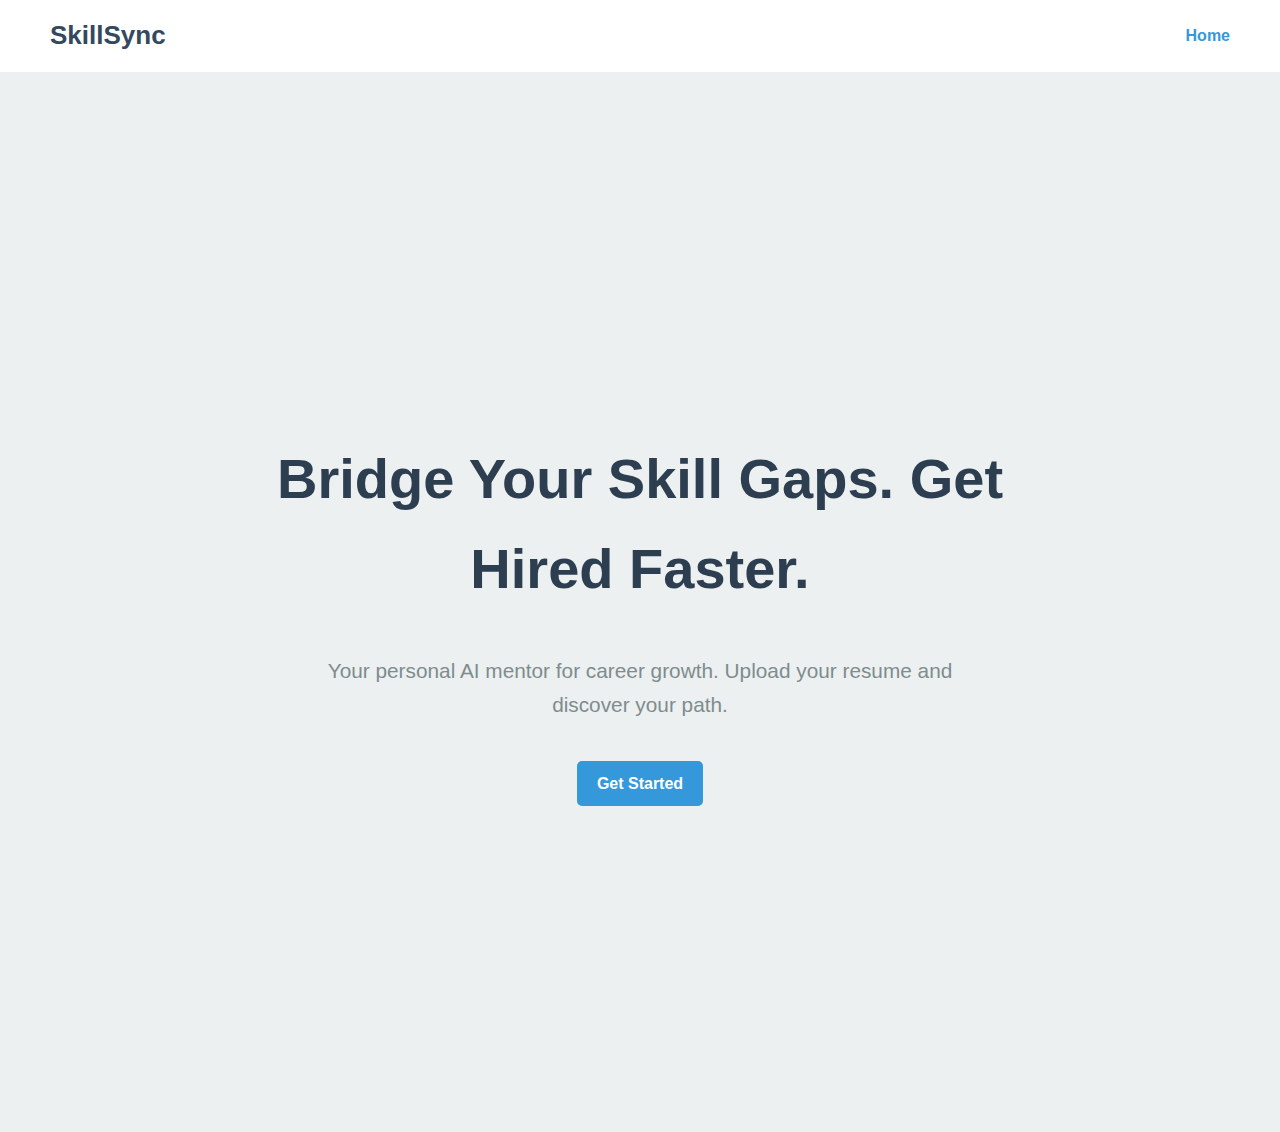
<file: skill-sync/index.html>
<!DOCTYPE html>
<html lang="en">
<head>
    <meta charset="UTF-8">
    <meta name="viewport" content="width=device-width, initial-scale=1.0">
    <title>SkillSync | AI Career Mentor</title>
    <link rel="stylesheet" href="assets/css/style.css">
    <link rel="stylesheet" href="https://cdnjs.cloudflare.com/ajax/libs/font-awesome/6.0.0-beta3/css/all.min.css">
</head>
<body>

    <header class="navbar">
        <div class="logo">SkillSync</div>
        <nav>
            <a href="index.html" class="active">Home</a>
        </nav>
    </header>

    <main class="hero">
        <h1>Bridge Your Skill Gaps. Get Hired Faster.</h1>
        <p>Your personal AI mentor for career growth. Upload your resume and discover your path.</p>
        <a href="dashboard.html" class="btn">Get Started</a>
    </main>

</body>
</html>
</file>
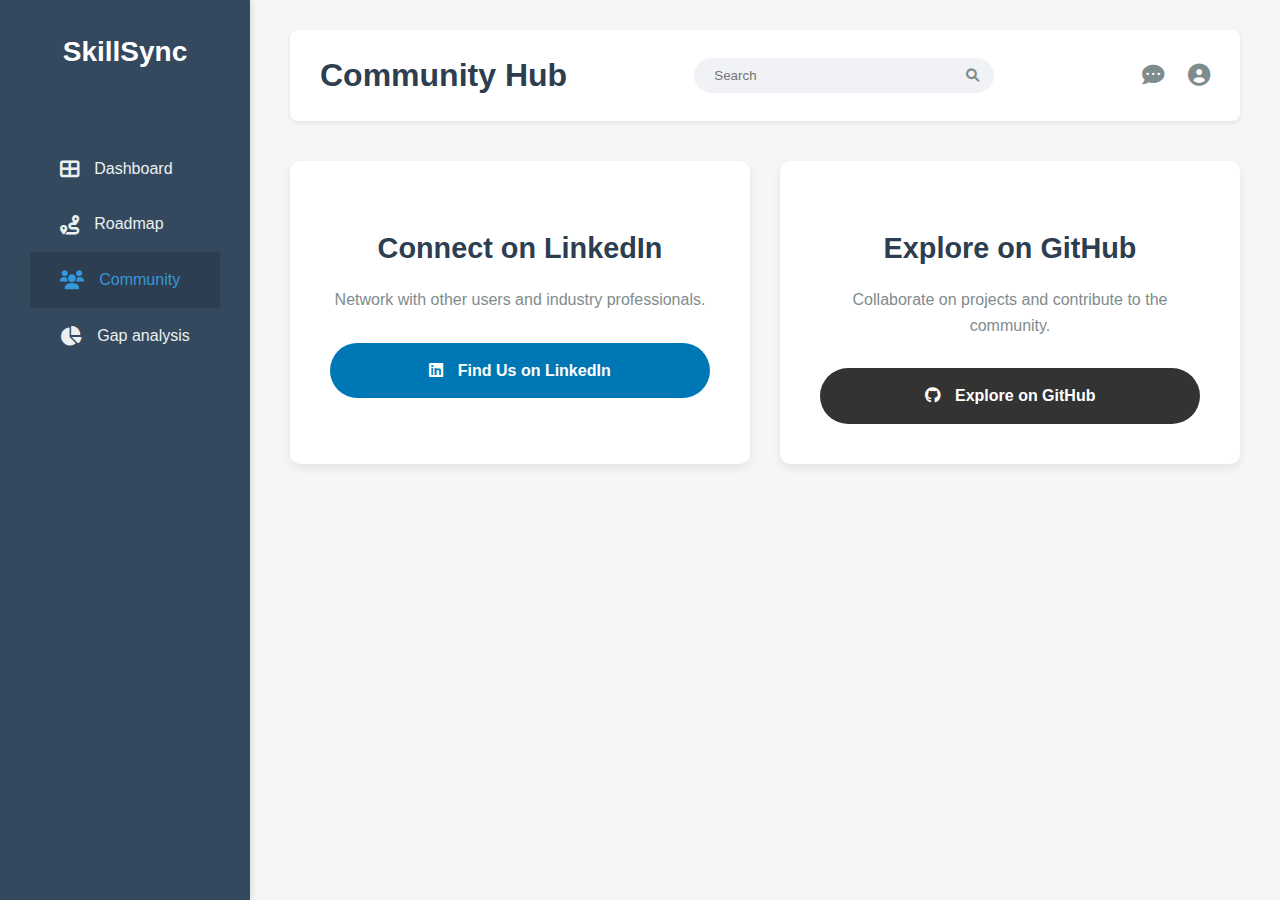
<file: skill-sync/community.html>
<!DOCTYPE html>
<html lang="en">
<head>
    <meta charset="UTF-8">
    <meta name="viewport" content="width=device-width, initial-scale=1.0">
    <title>Community | SkillSync</title>
    <link rel="stylesheet" href="assets/css/style.css">
    <link rel="stylesheet" href="https://cdnjs.cloudflare.com/ajax/libs/font-awesome/6.0.0-beta3/css/all.min.css">
</head>
<body>

    <div class="dashboard-layout">
        <aside class="sidebar">
            <div class="logo">SkillSync</div>
            <nav class="sidebar-nav">
                <ul>
                    <li><a href="dashboard.html"><i class="fas fa-th-large"></i> Dashboard</a></li>
                    <li><a href="roadmap.html"><i class="fas fa-route"></i> Roadmap</a></li>
                    <li><a href="community.html" class="active"><i class="fas fa-users"></i> Community</a></li>
                    <li><a href="#"><i class="fas fa-chart-pie"></i> Gap analysis</a></li>
                </ul>
            </nav>
        </aside>

        <main class="main-content">
            <header class="dashboard-header">
                <div class="welcome-text">Community Hub</div>
                <div class="search-bar">
                    <input type="text" placeholder="Search">
                    <button><i class="fas fa-search"></i></button>
                </div>
                <div class="header-icons">
                    <a href="#"><i class="fas fa-comment-dots"></i></a>
                    <a href="#"><i class="fas fa-user-circle"></i></a>
                </div>
            </header>

            <section class="community-grid">
                <div class="community-card">
                    <h2>Connect on LinkedIn</h2>
                    <p>Network with other users and industry professionals.</p>
                    <a href="https://linkedin.com" target="_blank" class="community-btn linkedin">
                        <i class="fab fa-linkedin"></i> Find Us on LinkedIn
                    </a>
                </div>
                
                <div class="community-card">
                    <h2>Explore on GitHub</h2>
                    <p>Collaborate on projects and contribute to the community.</p>
                    <a href="https://github.com" target="_blank" class="community-btn github">
                        <i class="fab fa-github"></i> Explore on GitHub
                    </a>
                </div>
            </section>
        </main>
    </div>

</body>
</html>
</file>
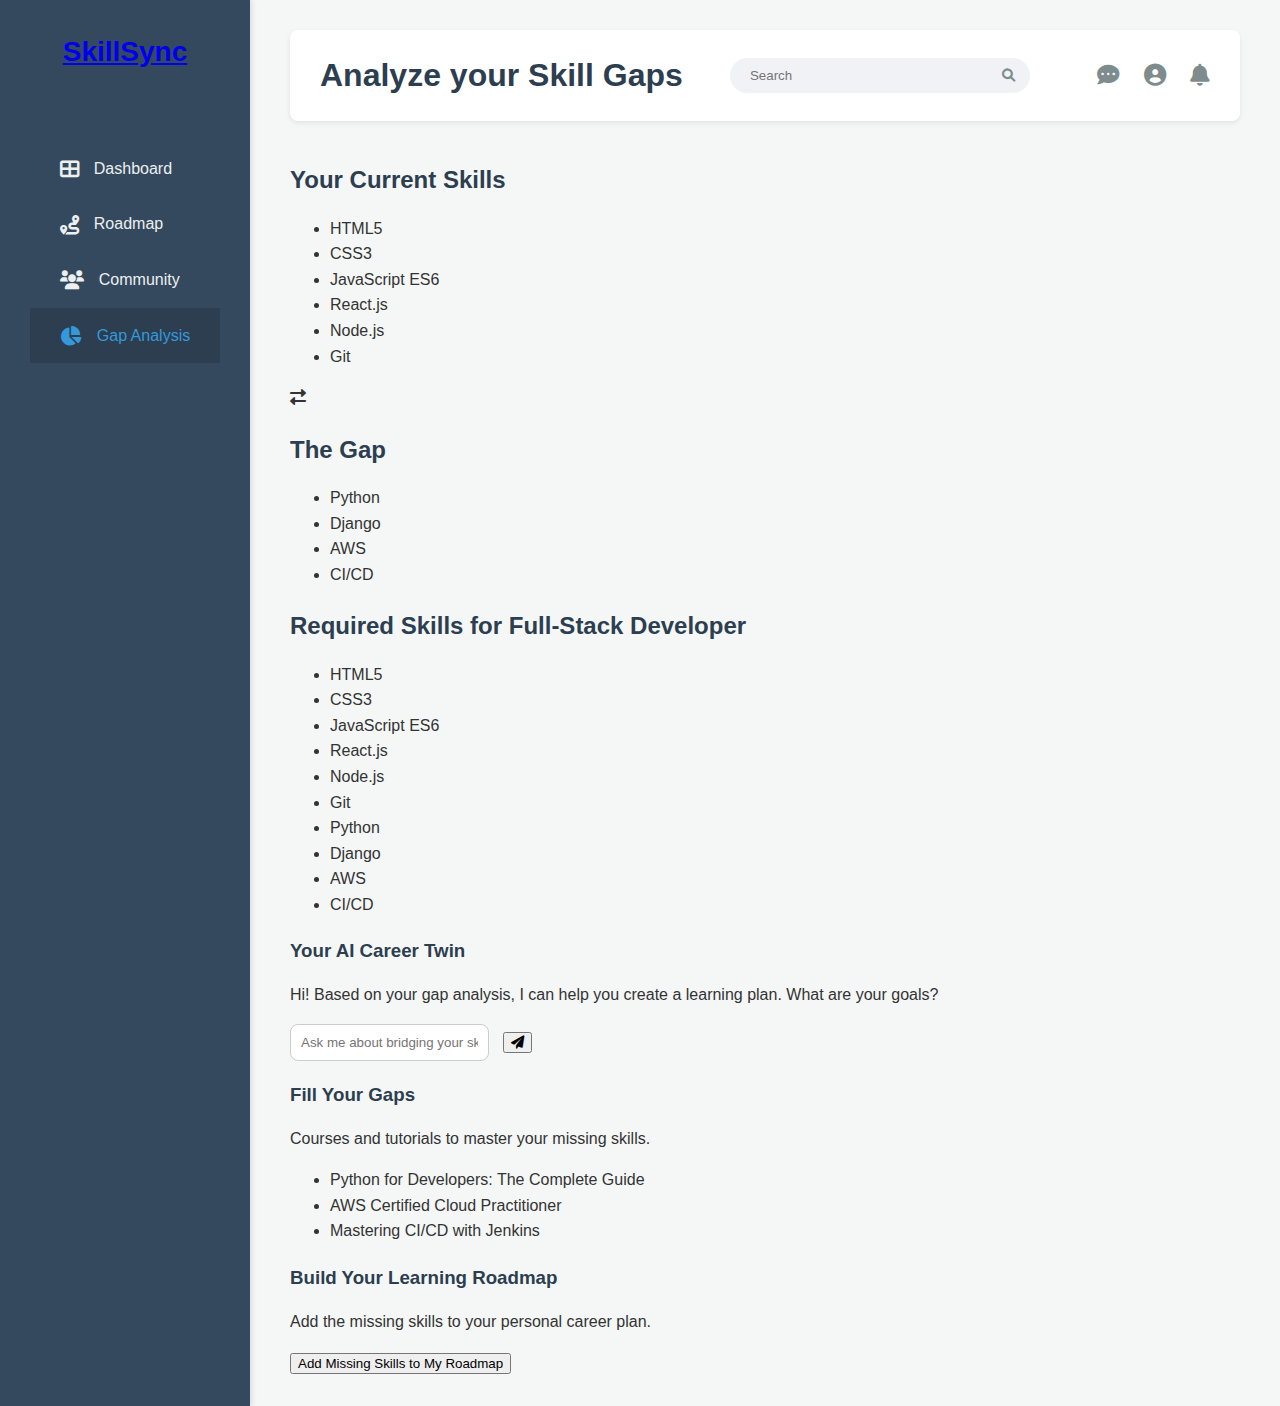
<file: skill-sync/gapAnalysis.html>
<!DOCTYPE html>
<html lang="en">
<head>
    <meta charset="UTF-8">
    <meta name="viewport" content="width=device-width, initial-scale=1.0">
    <title>SkillSync | Gap Analysis</title>
    <link rel="stylesheet" href="assets/css/style.css">
    <link href="https://fonts.googleapis.com/css2?family=Poppins:wght@400;600&display=swap" rel="stylesheet">
    <link rel="stylesheet" href="https://cdnjs.cloudflare.com/ajax/libs/font-awesome/6.0.0-beta3/css/all.min.css">
</head>
<body>

  <div class="dashboard-layout">
    <aside class="sidebar">
            <div class="logo"><a href="index.html">SkillSync</a></div>
            <nav class="sidebar-nav">
                <ul>
                    <li><a href="dashboard.html"><i class="fas fa-th-large"></i> Dashboard</a></li>
                    <li><a href="roadmap.html" ><i class="fas fa-route"></i> Roadmap</a></li>
                    <li><a href="community.html"><i class="fas fa-users"></i> Community</a></li>
                    <li><a class="active" href="gapAnalysis.html"><i class="fas fa-chart-pie"></i> Gap Analysis</a></li>
                </ul>
            </nav>
    </aside>

    <main class="main-content">
            <header class="dashboard-header">
                <div class="welcome-text">Analyze your Skill Gaps</div>
                <div class="search-bar">
                    <input type="text" placeholder="Search">
                    <button><i class="fas fa-search"></i></button>
                </div>
                <div class="header-icons">
                    <a href="#"><i class="fas fa-comment-dots"></i></a>
                    <a href="#"><i class="fas fa-user-circle"></i></a>
                    <a href="#"><i class="fas fa-bell"></i></a>
                </div>
            </header>

        <section class="gap-report-container">
            <div class="gap-report">
                <div class="report-box current-skills">
                    <h2>Your Current Skills</h2>
                    <ul id="current-skills-list">
                        <li><span class="skill-tag">HTML5</span></li>
                        <li><span class="skill-tag">CSS3</span></li>
                        <li><span class="skill-tag">JavaScript ES6</span></li>
                        <li><span class="skill-tag">React.js</span></li>
                        <li><span class="skill-tag">Node.js</span></li>
                        <li><span class="skill-tag">Git</span></li>
                    </ul>
                </div>
                <div class="gap-center">
                    <i class="fas fa-exchange-alt gap-icon"></i>
                    <h2>The Gap</h2>
                    <ul id="missing-skills-list">
                        <li><span class="skill-tag missing">Python</span></li>
                        <li><span class="skill-tag missing">Django</span></li>
                        <li><span class="skill-tag missing">AWS</span></li>
                        <li><span class="skill-tag missing">CI/CD</span></li>
                    </ul>
                </div>
                <div class="report-box required-skills">
                    <h2>Required Skills for Full-Stack Developer</h2>
                    <ul id="required-skills-list">
                        <li><span class="skill-tag">HTML5</span></li>
                        <li><span class="skill-tag">CSS3</span></li>
                        <li><span class="skill-tag">JavaScript ES6</span></li>
                        <li><span class="skill-tag">React.js</span></li>
                        <li><span class="skill-tag">Node.js</span></li>
                        <li><span class="skill-tag">Git</span></li>
                        <li><span class="skill-tag">Python</span></li>
                        <li><span class="skill-tag">Django</span></li>
                        <li><span class="skill-tag">AWS</span></li>
                        <li><span class="skill-tag">CI/CD</span></li>
                    </ul>
                </div>
            </div>
            
            <aside class="ai-twin">
                <h3>Your AI Career Twin</h3>
                <div class="chat-display" id="chat-display">
                    <p class="ai-message">Hi! Based on your gap analysis, I can help you create a learning plan. What are your goals?</p>
                </div>
                <form id="chat-form">
                    <input type="text" id="chat-input" placeholder="Ask me about bridging your skill gaps...">
                    <button type="submit"><i class="fas fa-paper-plane"></i></button>
                </form>
            </aside>
        </section>

        <section class="bottom-sections">
            <div class="section-card recommended-courses">
                <h3>Fill Your Gaps</h3>
                <p>Courses and tutorials to master your missing skills.</p>
                <ul>
                    <li>Python for Developers: The Complete Guide</li>
                    <li>AWS Certified Cloud Practitioner</li>
                    <li>Mastering CI/CD with Jenkins</li>
                </ul>
            </div>
            <div class="section-card learning-roadmap">
                <h3>Build Your Learning Roadmap</h3>
                <p>Add the missing skills to your personal career plan.</p>
                <button id="add-to-roadmap">Add Missing Skills to My Roadmap</button>
            </div>
        </section>

    </main>
 </div>
    <script src="assets/js/gapAnalysis.js"></script>
</body>
</html>
</file>
<file: skill-sync/assets/css/style.css>
/* General Body Styles */
body {
  font-family: "Segoe UI", Tahoma, Geneva, Verdana, sans-serif;
  margin: 0;
  background-color: #f4f7f6;
  color: #333;
  line-height: 1.6;
}

h1,
h2,
h3 {
  color: #2c3e50;
  margin-bottom: 15px;
}

.btn {
  display: inline-block;
  background-color: #3498db;
  color: white;
  padding: 10px 20px;
  border-radius: 5px;
  text-decoration: none;
  font-weight: bold;
  transition: background-color 0.3s ease;
  border: none;
  cursor: pointer;
}

.btn:hover {
  background-color: #2980b9;
}

.hidden {
  display: none !important;
}

.initial-message {
  color: #7f8c8d;
  font-style: italic;
  margin-top: 20px;
}

/* --- Navbar (Header for Homepage and Roadmap) --- */
.navbar {
  display: flex;
  justify-content: space-between;
  align-items: center;
  padding: 15px 50px;
  background-color: #ffffff;
  box-shadow: 0 2px 5px rgba(0, 0, 0, 0.08);
}

.navbar .logo {
  font-size: 26px;
  font-weight: 800;
  color: #34495e;
}

.navbar nav a {
  color: #555;
  text-decoration: none;
  margin-left: 25px;
  font-weight: 600;
  transition: color 0.3s ease;
}

.navbar nav a:hover,
.navbar nav a.active {
  color: #3498db;
}

/* --- Hero Section (Homepage) --- */
.hero {
  text-align: center;
  padding: 120px 20px;
  background-color: #ecf0f1;
  min-height: calc(100vh - 80px);
  display: flex;
  flex-direction: column;
  justify-content: center;
  align-items: center;
}

.hero h1 {
  font-size: 3.5em;
  margin-bottom: 20px;
  color: #2c3e50;
  max-width: 800px;
}

.hero p {
  font-size: 1.3em;
  color: #7f8c8d;
  margin-bottom: 40px;
  max-width: 700px;
}

/* --- Dashboard Layout --- */
.dashboard-layout {
  display: flex;
  min-height: 100vh;
  background-color: #f4f7f6;
}

/* Sidebar */
.sidebar {
  width: 250px;
  background-color: #34495e;
  color: white;
  padding: 30px 0;
  box-shadow: 2px 0 5px rgba(0, 0, 0, 0.1);
  display: flex;
  flex-direction: column;
  align-items: center;
}

.sidebar .logo {
  font-size: 28px;
  font-weight: bold;
  margin-bottom: 50px;
  color: white;
}

.sidebar-nav ul {
  list-style: none;
  padding: 0;
  width: 100%;
}

.sidebar-nav li a {
  display: flex;
  align-items: center;
  padding: 15px 30px;
  color: #ecf0f1;
  text-decoration: none;
  transition: background-color 0.3s ease, color 0.3s ease;
}

.sidebar-nav li a:hover,
.sidebar-nav li a.active {
  background-color: #2c3e50;
  color: #3498db;
}

.sidebar-nav li a .fas,
.sidebar-nav li a .fab {
  margin-right: 15px;
  font-size: 1.2em;
}

/* Main Content Area */
.main-content {
  flex-grow: 1;
  padding: 30px 40px;
}

/* Dashboard Header */
.dashboard-header {
  display: flex;
  justify-content: space-between;
  align-items: center;
  margin-bottom: 40px;
  background-color: #ffffff;
  padding: 20px 30px;
  border-radius: 8px;
  box-shadow: 0 2px 5px rgba(0, 0, 0, 0.08);
}

.welcome-text {
  font-size: 2em;
  font-weight: 600;
  color: #2c3e50;
}

.search-bar {
  display: flex;
  background-color: #f0f2f5;
  border-radius: 25px;
  overflow: hidden;
  width: 300px;
}

.search-bar input {
  border: none;
  padding: 10px 20px;
  outline: none;
  flex-grow: 1;
  background: transparent;
}

.search-bar button {
  background-color: transparent;
  border: none;
  padding: 10px 15px;
  cursor: pointer;
  color: #7f8c8d;
}

.header-icons a {
  color: #7f8c8d;
  font-size: 1.4em;
  margin-left: 20px;
  transition: color 0.3s ease;
}

.header-icons a:hover {
  color: #3498db;
}

/* Dashboard Grid */
.dashboard-grid {
  display: grid;
  grid-template-columns: repeat(3, 1fr);
  gap: 20px;
  margin-top: 20px;
}

.grid-item {
  background: #ffffff;
  padding: 25px;
  border-radius: 12px;
  box-shadow: 0 4px 12px rgba(0, 0, 0, 0.08);
  transition: transform 0.3s ease;
  display: flex;
  flex-direction: column;
  justify-content: center;
  align-items: center;
  text-align: center;
}

.grid-item h2 {
  margin-top: 0;
  margin-bottom: 15px;
  font-size: 1.25em;
  color: #333;
}

/* Individual Grid Item Styles */
.resume-upload-area {
  grid-column: span 2;
}

.ai-twin-area {
  grid-column: span 1;
}

.gamification-area {
  grid-column: span 1;
}

.missing-skills-area {
  grid-column: span 1;
}

.validation-area {
  grid-column: span 1;
}

/* Resume Upload Section */
.form-group {
  width: 100%;
  text-align: left;
  margin-bottom: 15px;
}

.form-group label {
  display: block;
  margin-bottom: 8px;
  font-weight: 600;
}

.form-control {
  width: 100%;
  padding: 10px;
  border: 1px solid #ddd;
  border-radius: 6px;
  box-sizing: border-box;
}

.drag-drop-box {
  border: 2px dashed #95a5a6;
  padding: 40px;
  border-radius: 8px;
  text-align: center;
  cursor: pointer;
  transition: border-color 0.3s ease, background-color 0.3s ease;
  margin-bottom: 25px;
  width: 100%;
}

.drag-drop-box:hover,
.drag-drop-box.highlight {
  border-color: #3498db;
  background-color: #e6f0f9;
}

.drag-drop-box .fas {
  color: #3498db;
  margin-bottom: 15px;
}

.drag-drop-box p {
  margin: 5px 0;
  color: #7f8c8d;
}

.drag-drop-box .browse-link {
  color: #3498db;
  font-weight: bold;
  text-decoration: underline;
}

.loading-message {
  color: #3498db;
  font-style: italic;
  margin-top: 20px;
}

/* Missing Skills Section */
.list-placeholder {
  width: 100%;
  text-align: left;
}

.list-placeholder ul {
  list-style: none;
  padding: 0;
  margin-top: 20px;
}

.list-placeholder li {
  background-color: #e6f0f9;
  padding: 12px 15px;
  border-radius: 5px;
  margin-bottom: 10px;
  font-weight: 500;
  color: #34495e;
  text-align: left;
}

/* AI Career Twin Chat */
#ai-twin-chat-container {
  display: flex;
  flex-direction: column;
  height: 250px;
  width: 100%;
}

#ai-twin-message {
  flex-grow: 1;
  overflow-y: auto;
  border: 1px solid #e0e0e0;
  border-radius: 8px;
  padding: 15px;
  margin-bottom: 10px;
  background-color: #f9f9f9;
  text-align: left;
}

.chat-input-area {
  display: flex;
  width: 100%;
}

#chat-input {
  flex-grow: 1;
  padding: 10px;
  border: 1px solid #ccc;
  border-radius: 8px;
  margin-right: 10px;
  outline: none;
}

#send-chat-btn {
  background-color: #3498db;
  color: white;
  border: none;
  padding: 10px 15px;
  border-radius: 8px;
  cursor: pointer;
}

/* Gamification Section */
.progress-bar-container {
  width: 80%;
  background-color: #ecf0f1;
  border-radius: 50px;
  height: 15px;
  margin-bottom: 10px;
}

.progress-bar {
  height: 100%;
  background-color: #f1c40f;
  border-radius: 50px;
  transition: width 0.5s ease-in-out;
}

.btn-secondary {
  background-color: #95a5a6;
  color: white;
}

.btn-secondary:hover {
  background-color: #7f8c8d;
}

/* Validation Section */
.validation-buttons {
  display: flex;
  flex-direction: column;
  width: 100%;
  gap: 15px;
}

/* --- Roadmap Page Styles --- */
.roadmap-content {
  flex-grow: 1;
  padding: 30px 40px;
}

.roadmap-grid {
  margin-top: 30px;
}

.roadmap-visualization {
  display: flex;
  align-items: center;
  justify-content: center;
  gap: 10px;
  flex-wrap: wrap;
  margin-bottom: 50px;
  padding: 20px;
  background-color: #ffffff;
  border-radius: 10px;
  box-shadow: 0 4px 10px rgba(0, 0, 0, 0.08);
}

.roadmap-segment {
  background-color: #3498db;
  color: white;
  padding: 10px 20px;
  border-radius: 20px;
  font-weight: bold;
  white-space: nowrap;
}

.roadmap-segment.start {
  background-color: #2ecc71;
}

.roadmap-segment.end {
  background-color: #e74c3c;
}

.roadmap-segment.skill {
  background-color: #3498db;
}

.roadmap-segment.project {
  background-color: #f1c40f;
  color: #333;
}

.roadmap-arrow {
  width: 30px;
  height: 2px;
  background-color: #7f8c8d;
  position: relative;
}
.roadmap-arrow::after {
  content: "";
  position: absolute;
  top: -4px;
  right: -2px;
  width: 0;
  height: 0;
  border-top: 5px solid transparent;
  border-bottom: 5px solid transparent;
  border-left: 8px solid #7f8c8d;
}

.roadmap-details {
  display: grid;
  grid-template-columns: repeat(auto-fit, minmax(300px, 1fr));
  gap: 30px;
}

.roadmap-card {
  background-color: #ffffff;
  padding: 30px;
  border-radius: 10px;
  box-shadow: 0 4px 10px rgba(0, 0, 0, 0.08);
}

.roadmap-card h3 {
  color: #34495e;
  margin-bottom: 20px;
  border-bottom: 1px solid #eee;
  padding-bottom: 10px;
}

.roadmap-card ul {
  list-style: disc;
  padding-left: 20px;
  margin: 0;
}

.roadmap-card li {
  margin-bottom: 10px;
}

/* --- Community Page Styles --- */
.community-grid {
  display: grid;
  grid-template-columns: repeat(auto-fit, minmax(350px, 1fr));
  gap: 30px;
  margin-top: 30px;
}

.community-card {
  background-color: #ffffff;
  padding: 40px;
  border-radius: 10px;
  box-shadow: 0 4px 10px rgba(0, 0, 0, 0.08);
  text-align: center;
}

.community-card h2 {
  font-size: 1.8em;
  margin-bottom: 15px;
  color: #2c3e50;
}

.community-card p {
  color: #7f8c8d;
  margin-bottom: 30px;
}

.community-btn {
  display: block;
  padding: 15px;
  border-radius: 50px;
  font-weight: bold;
  color: white;
  text-decoration: none;
  transition: background-color 0.3s ease;
}

.community-btn .fab {
  margin-right: 10px;
}

.community-btn.linkedin {
  background-color: #0077b5;
}

.community-btn.linkedin:hover {
  background-color: #005f91;
}

.community-btn.github {
  background-color: #333;
}

.community-btn.github:hover {
  background-color: #000;
}

/* --- Gap Analysis Section (New CSS) --- */
.gap-analysis-section .card {
  padding: 30px;
}
.gap-analysis-section label {
  font-weight: 600;
  color: #555;
  margin-bottom: 10px;
}
.gap-analysis-section input[type="text"],
.gap-analysis-section select,
.gap-analysis-section input[type="file"] {
  width: 100%;
  padding: 12px;
  border: 1px solid #ccc;
  border-radius: 6px;
  margin-top: 5px;
  margin-bottom: 20px;
  box-sizing: border-box;
}
.skill-rating {
  display: flex;
  align-items: center;
  justify-content: space-between;
  margin-bottom: 25px;
}
.skill-rating span {
  font-weight: bold;
  color: #2c3e50;
  flex-basis: 30%;
}
.skill-rating input[type="range"] {
  -webkit-appearance: none;
  appearance: none;
  width: 100%;
  height: 8px;
  background: #ecf0f1;
  outline: none;
  border-radius: 5px;
  flex-grow: 1;
  margin: 0 15px;
}
.skill-rating input[type="range"]::-webkit-slider-thumb {
  -webkit-appearance: none;
  appearance: none;
  width: 20px;
  height: 20px;
  background: #3498db;
  cursor: pointer;
  border-radius: 50%;
  border: 2px solid white;
}
.skill-rating input[type="range"]::-moz-range-thumb {
  width: 20px;
  height: 20px;
  background: #3498db;
  cursor: pointer;
  border-radius: 50%;
  border: 2px solid white;
}
.skill-rating output {
  width: 30px;
  text-align: right;
  font-weight: bold;
  color: #2c3e50;
}
.results-grid {
  display: grid;
  grid-template-columns: 2fr 1fr;
  gap: 30px;
}
.results-grid .full-width {
  grid-column: 1 / -1;
}
.results-grid .chart-card {
  display: flex;
  flex-direction: column;
  align-items: center;
  justify-content: center;
}
.results-grid .chart-card canvas {
  max-width: 100%;
  height: auto;
}
.results-grid ul {
  list-style: none;
  padding: 0;
}
.results-grid li {
  padding: 15px;
  border-radius: 8px;
  margin-bottom: 10px;
  font-weight: 500;
}
.results-grid .good {
  background-color: #dcfce7;
  border-left: 5px solid #2ecc71;
}
.results-grid .bad {
  background-color: #fee2e2;
  border-left: 5px solid #e74c3c;
}
.results-grid .warning {
  background-color: #fef9c3;
  border-left: 5px solid #f1c40f;
}
#roadmap ol {
  list-style: none;
  padding: 0;
}
#roadmap li {
  background: none;
  padding: 15px;
  border-left: 2px solid #bdc3c7;
  position: relative;
  margin-bottom: 25px;
}
#roadmap li:before {
  content: "●";
  position: absolute;
  left: -11px;
  top: 15px;
  color: #3498db;
  font-size: 1.2em;
}
@media (max-width: 768px) {
  .results-grid {
    grid-template-columns: 1fr;
  }
}
</file>
